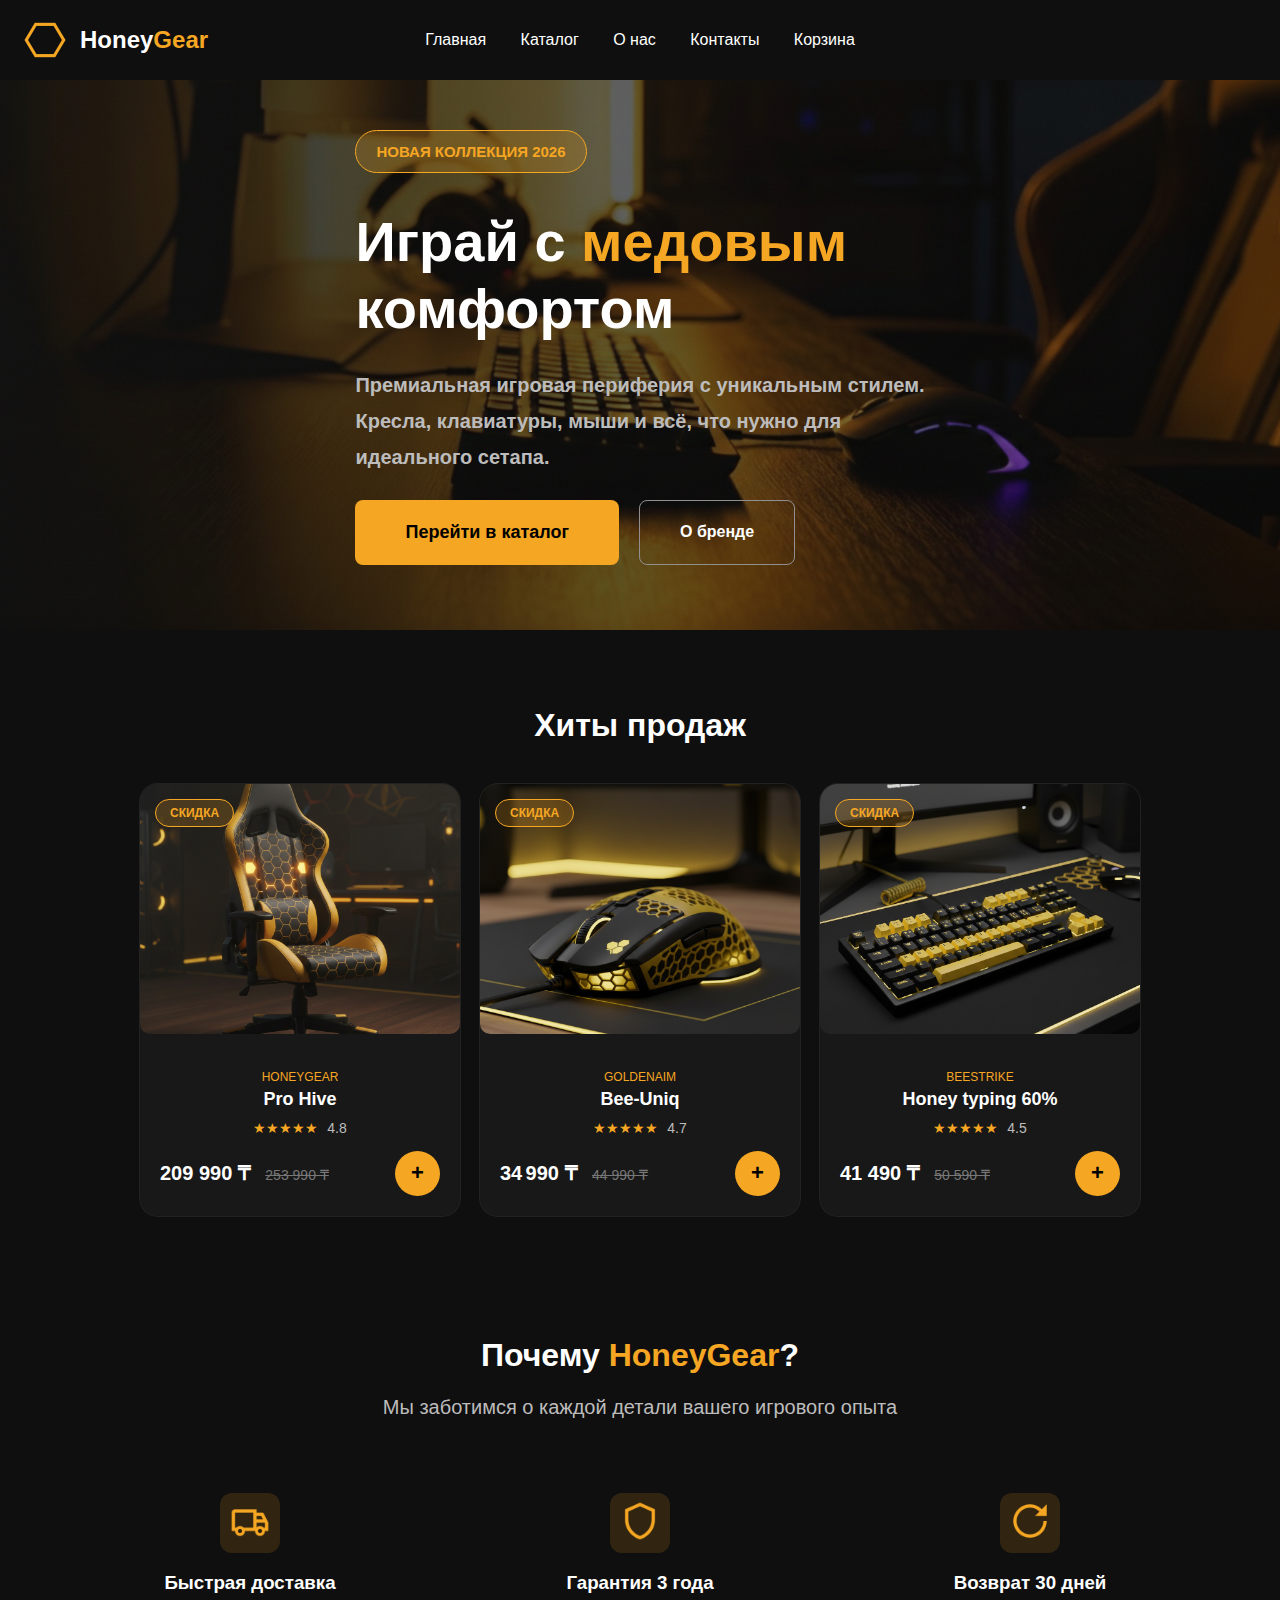
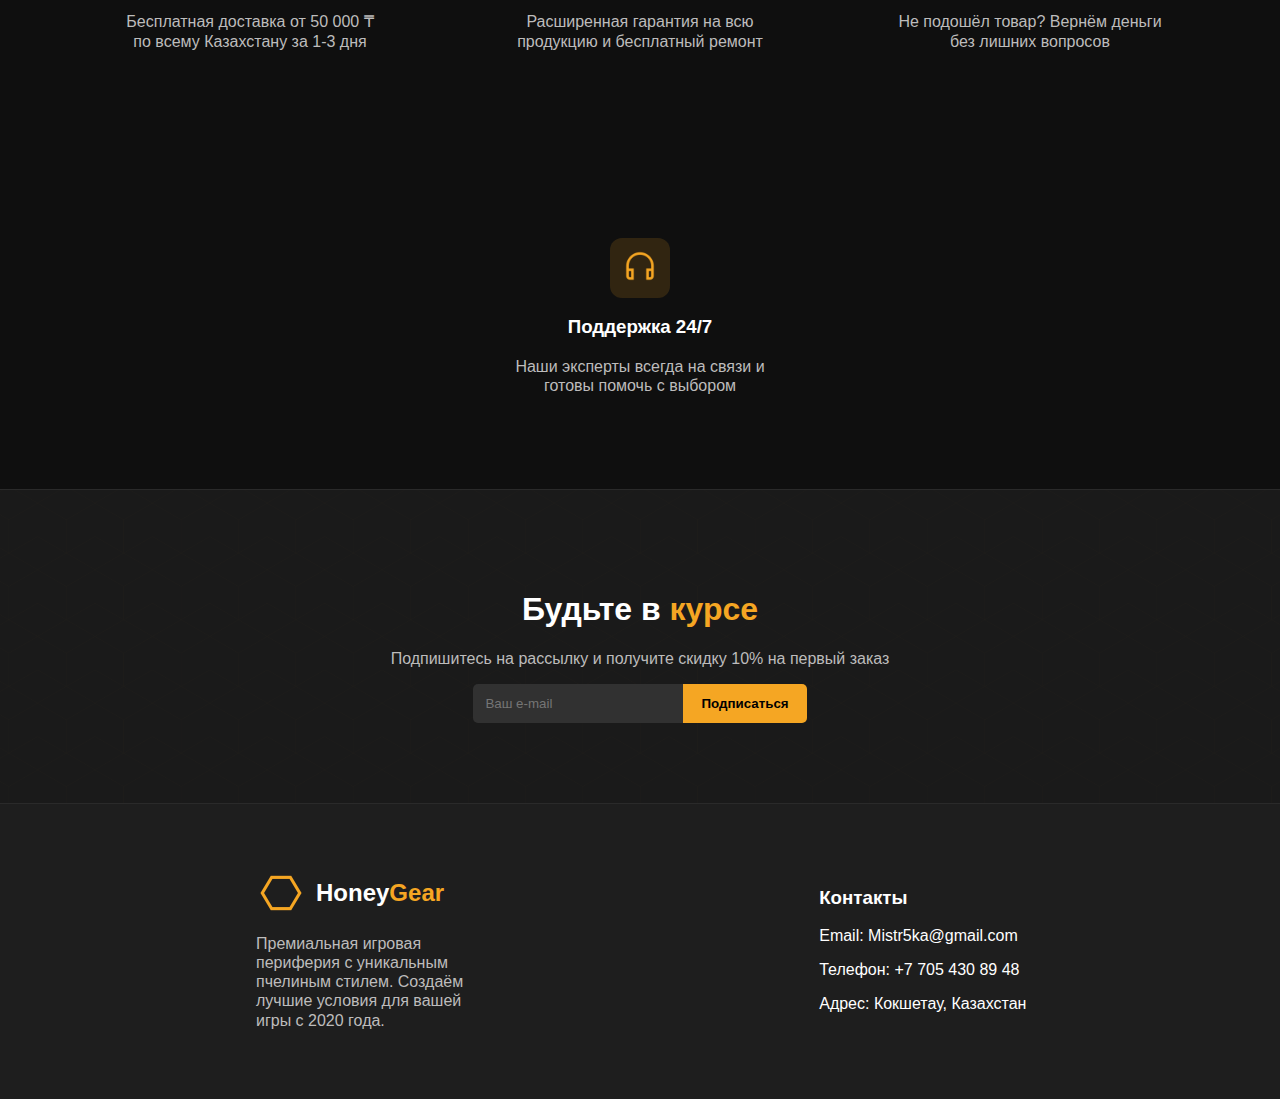
<file: index.html>
<!DOCTYPE html>
<html lang="ru">
<head>
    <meta charset="UTF-8">
    <meta name="viewport" content="width=device-width, initial-scale=1.0">
    <link rel="icon" href="images/hex.png" type="image/png">
    <title>HoneyGear – Главная</title>
    <link rel="stylesheet" href="style.css">
</head>
<body>

<!-- Панель навигации -->
<header>
    <div class="header-container">
        <div class="logo-group">
            <img src="images/hex.png" alt="HoneyGear Logo" class="logo-img">
            <h1 class="logo">Honey<span class="logo-gear">Gear</span></h1>
        </div>
        <div class="nav-center">
            <nav>
                <a href="#home">Главная</a>
                <a href="catalog.html">Каталог</a>
                <a href="#about">О нас</a>
                <a href="#contacts">Контакты</a>
                <a href="cart.html">Корзина</a>
            </nav>
        </div>
    </div>
</header>

<!-- Баннер -->
<section id="home" class="banner">
    <div class="banner-content banner-left">
        <span class="collection-tag">Новая коллекция 2026</span>

        <h1 class="banner-title">
            Играй с <span class="highlight">медовым</span><br>
            комфортом
        </h1>

        <p class="banner-desc">
            Премиальная игровая периферия с уникальным стилем.<br>
            Кресла, клавиатуры, мыши и всё, что нужно для<br>
            идеального сетапа.
        </p>

        <div class="banner-buttons">
            <a href="catalog.html" class="btn btn-left">Перейти в каталог</a>
            <a href="#about" class="btn btn-right">О бренде</a>
        </div>
    </div>
</section>

<!-- Хиты продаж -->
<section class="best-sellers">
    <h2 class="section-title">Хиты продаж</h2>

    <div class="products">

        <div class="product-card">
            <div class="discount">СКИДКА</div>

            <img src="images/chair_prohive_var2.png" alt="Кресло">

            <div class="product-info">
                <p class="brand">HONEYGEAR</p>
                <h3>Pro Hive</h3>

                <div class="rating">★★★★★ <span>4.8</span></div>

                <div class="price-row">
                    <div class="price">
                        <span class="new-price">209 990 ₸</span>
                        <span class="old-price">253 990 ₸</span>
                    </div>
                    <div class="add-btn">+</div>
                </div>
            </div>
        </div>


        <div class="product-card">
            <div class="discount">СКИДКА</div>

            <img src="images/mouse1.png" alt="Мышка">

            <div class="product-info">
                <p class="brand">GOLDENAIM</p>
                <h3>Bee-Uniq</h3>

                <div class="rating">★★★★★ <span>4.7</span></div>

                <div class="price-row">
                    <div class="price">
                        <span class="new-price">34 990 ₸</span>
                        <span class="old-price">44 990 ₸</span>
                    </div>
                    <div class="add-btn">+</div>
                </div>
            </div>
        </div>


        <div class="product-card">
            <div class="discount">СКИДКА</div>

            <img src="images/keyboard1.png" alt="Клавиатура">

            <div class="product-info">
                <p class="brand">BEESTRIKE</p>
                <h3>Honey typing 60%</h3>

                <div class="rating">★★★★★ <span>4.5</span></div>

                <div class="price-row">
                    <div class="price">
                        <span class="new-price">41 490 ₸</span>
                        <span class="old-price">50 590 ₸</span>
                    </div>
                    <div class="add-btn">+</div>
                </div>
            </div>
        </div>

    </div>
</section>


<!-- Почему HoneyGear -->
<section id="about" class="why-honeygear">
    <h1>Почему <span class="highlight">HoneyGear</span>?</h1>
    <p class="subtitle">Мы заботимся о каждой детали вашего игрового опыта</p>
    <div class="features">
        <div class="feature">
            <div class="icon-box">
            <img src="images/delivery.png" alt="Доставка" class="feature-icon">
            </div>
            <h3>Быстрая доставка</h3>
            <p class="feature-desc">Бесплатная доставка от 50 000 ₸ <br> по всему Казахстану за 1-3 дня</p>
        </div>
        <div class="feature">
            <div class="icon-box">
            <img src="images/warranty.png" alt="Гарантия" class="feature-icon">
            </div>
            <h3>Гарантия 3 года</h3>
            <p class="feature-desc">Расширенная гарантия на всю продукцию и бесплатный ремонт</p>
        </div>
        <div class="feature">
            <div class="icon-box">
            <img src="images/return.png" alt="Возврат" class="feature-icon">
            </div>
            <h3>Возврат 30 дней</h3>
            <p class="feature-desc">Не подошёл товар? Вернём деньги без лишних вопросов</p>
        </div>
        <div class="feature">
            <div class="icon-box">
            <img src="images/support.png" alt="Поддержка" class="feature-icon">
            </div>
            <h3>Поддержка 24/7</h3>
            <p class="feature-desc">Наши эксперты всегда на связи и готовы помочь с выбором</p>
        </div>
    </div>
</section>

<!-- Подвальчик -->
<footer id="contacts">
    <div class="footer-top">
        <div class="newsletter">
            <h1>Будьте в <span class="highlight">курсе</span></h1>
            <p class="subscribition-text">Подпишитесь на рассылку и получите скидку 10% на первый заказ</p>
            <form>
                <input type="email" placeholder="Ваш e-mail" class="email-placeholder">
                <button type="submit">Подписаться</button>
            </form>
        </div>
    </div>
    <div class="footer-bottom">
        <div class="footer-left">
        <div class="logo-group">
            <img src="images/hex.png" alt="HoneyGear Logo" class="logo-img">
            <h1 class="logo">Honey<span class="logo-gear">Gear</span></h1>
        </div>
            <p class="footer-p">Премиальная игровая периферия с уникальным пчелиным стилем. Создаём лучшие условия для вашей игры с 2020 года.</p>
        </div>
        <div class="footer-right">
            <h3>Контакты</h3>
            <p>Email: Mistr5ka@gmail.com</p>
            <p>Телефон: +7 705 430 89 48</p>
            <p>Адрес: Кокшетау, Казахстан</p>
        </div>
    </div>
</footer>

<script src="script.js"></script>
</body>
</html>
</file>
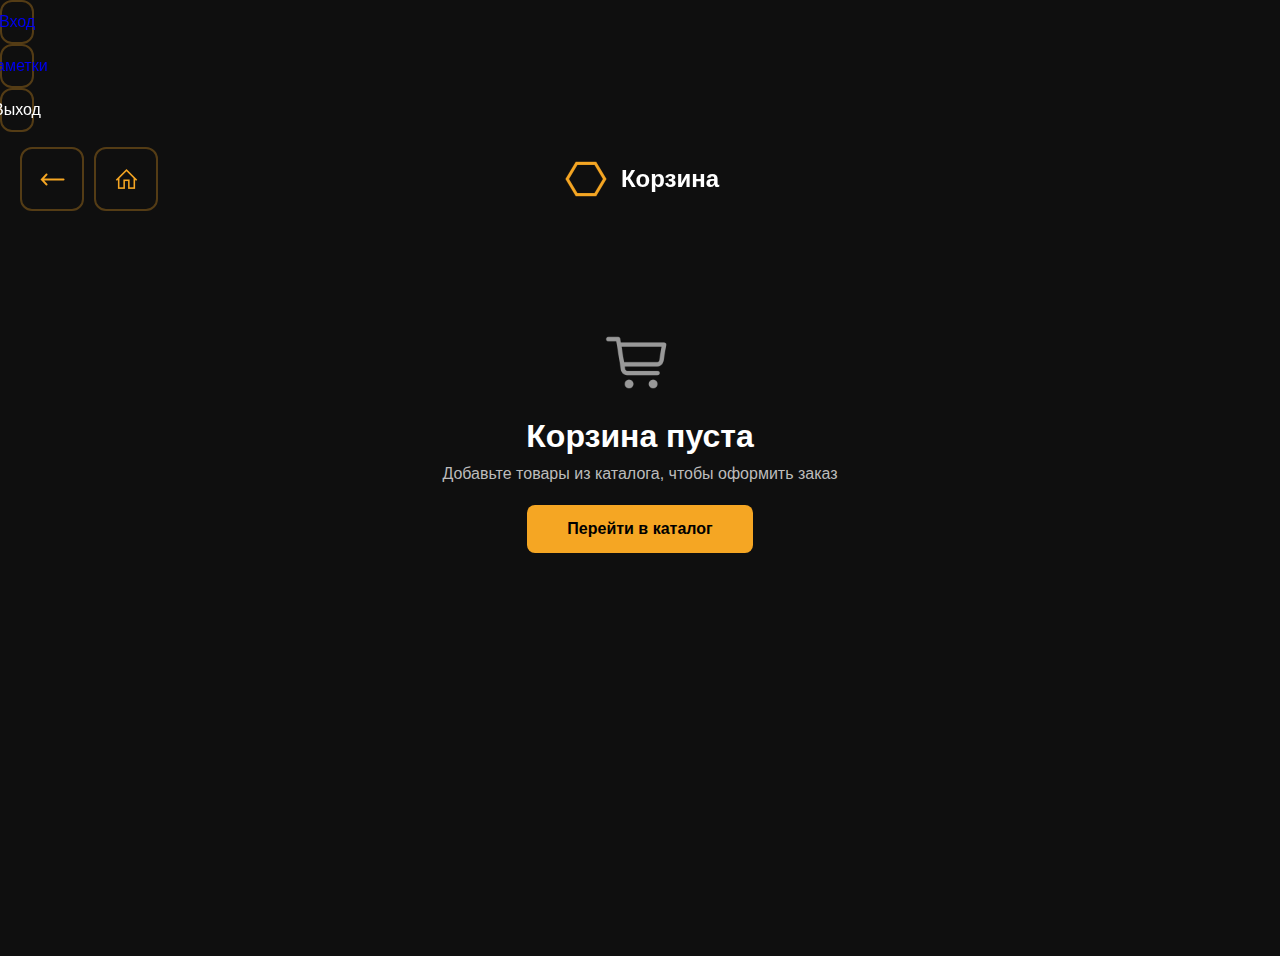
<file: cart.html>
<!DOCTYPE html>
<html lang="ru">
<head>
    <meta charset="UTF-8">
    <meta name="viewport" content="width=device-width, initial-scale=1.0">
    <title>Корзина</title>
    <link rel="stylesheet" href="style.css">
</head>
<body>

<header>
    <div class="header-top">
        <a href="login.html" class="feature-button">Вход</a>
        <a href="notes.html" class="feature-button">Заметки</a>
        <a onclick="logout()" class="feature-button">Выход</a>
    </div>

    <div class="header-container catalog-header">

        <div class="button-group">
            <a href="catalog.html" class="feature-button back-btn">
                <img src="images/back-arrow.png" alt="Назад" class="feature-icon">
            </a>
            <a href="index.html" class="feature-button back-btn">
                <img src="images/home.png" alt="Главная" class="feature-icon">
            </a>
        </div>


        <div class="logo-group-cart">
            <img src="images/hex.png" alt="HoneyGear Logo" class="logo-img">
            <h1 class="logo">Корзина</h1>
        </div>
    </div>
</header>

<section class="cart">
    <div id="cart-empty" class="cart-empty">
        <img src="images/empty-cart.png" alt="Картинка корзины" class="empty-cart-img">
        <h1>Корзина пуста</h1>
        <p>Добавьте товары из каталога, чтобы оформить заказ</p>
        <a href="catalog.html" class="btn btn-left">Перейти в каталог</a>
    </div>

    <div id="cart-items-container">
        <h2>Ваши товары</h2>
        <div id="cart-items" class="cart-items"></div>
        <h3 id="total" class="cart-total"></h3>
        <button id="checkout-btn" class="btn btn-left">Оформить заказ</button>
    </div>
</section>

<script>
const cartContainer = document.getElementById("cart-items");
const totalEl = document.getElementById("total");
const cartItemsContainer = document.getElementById("cart-items-container");
const cartEmpty = document.getElementById("cart-empty");

let cart = JSON.parse(localStorage.getItem("cart")) || [];

function renderCart() {
    if(cart.length === 0) {
        cartEmpty.style.display = "flex";
        cartItemsContainer.style.display = "none";
        return;
    } else {
        cartEmpty.style.display = "none";
        cartItemsContainer.style.display = "block";
    }

    cartContainer.innerHTML = "";
    let total = 0;

    cart.forEach((item, index) => {
        total += item.price * item.quantity;

        cartContainer.innerHTML += `
            <div class="cart-item">
                <p class="cart-name">${item.name}</p>
                <p class="cart-quantity">${item.quantity} шт</p>
                <p class="cart-price">${item.price * item.quantity} ₸</p>
                <button class="btn-remove" onclick="removeItem(${index})">Удалить</button>
            </div>
        `;
    });

    totalEl.textContent = "Итого: " + total + " ₸";
}

function removeItem(index) {
    cart.splice(index, 1);
    localStorage.setItem("cart", JSON.stringify(cart));
    renderCart();
}

renderCart();
</script>
<script src="auth.js"></script>

</body>
</html>
</file>
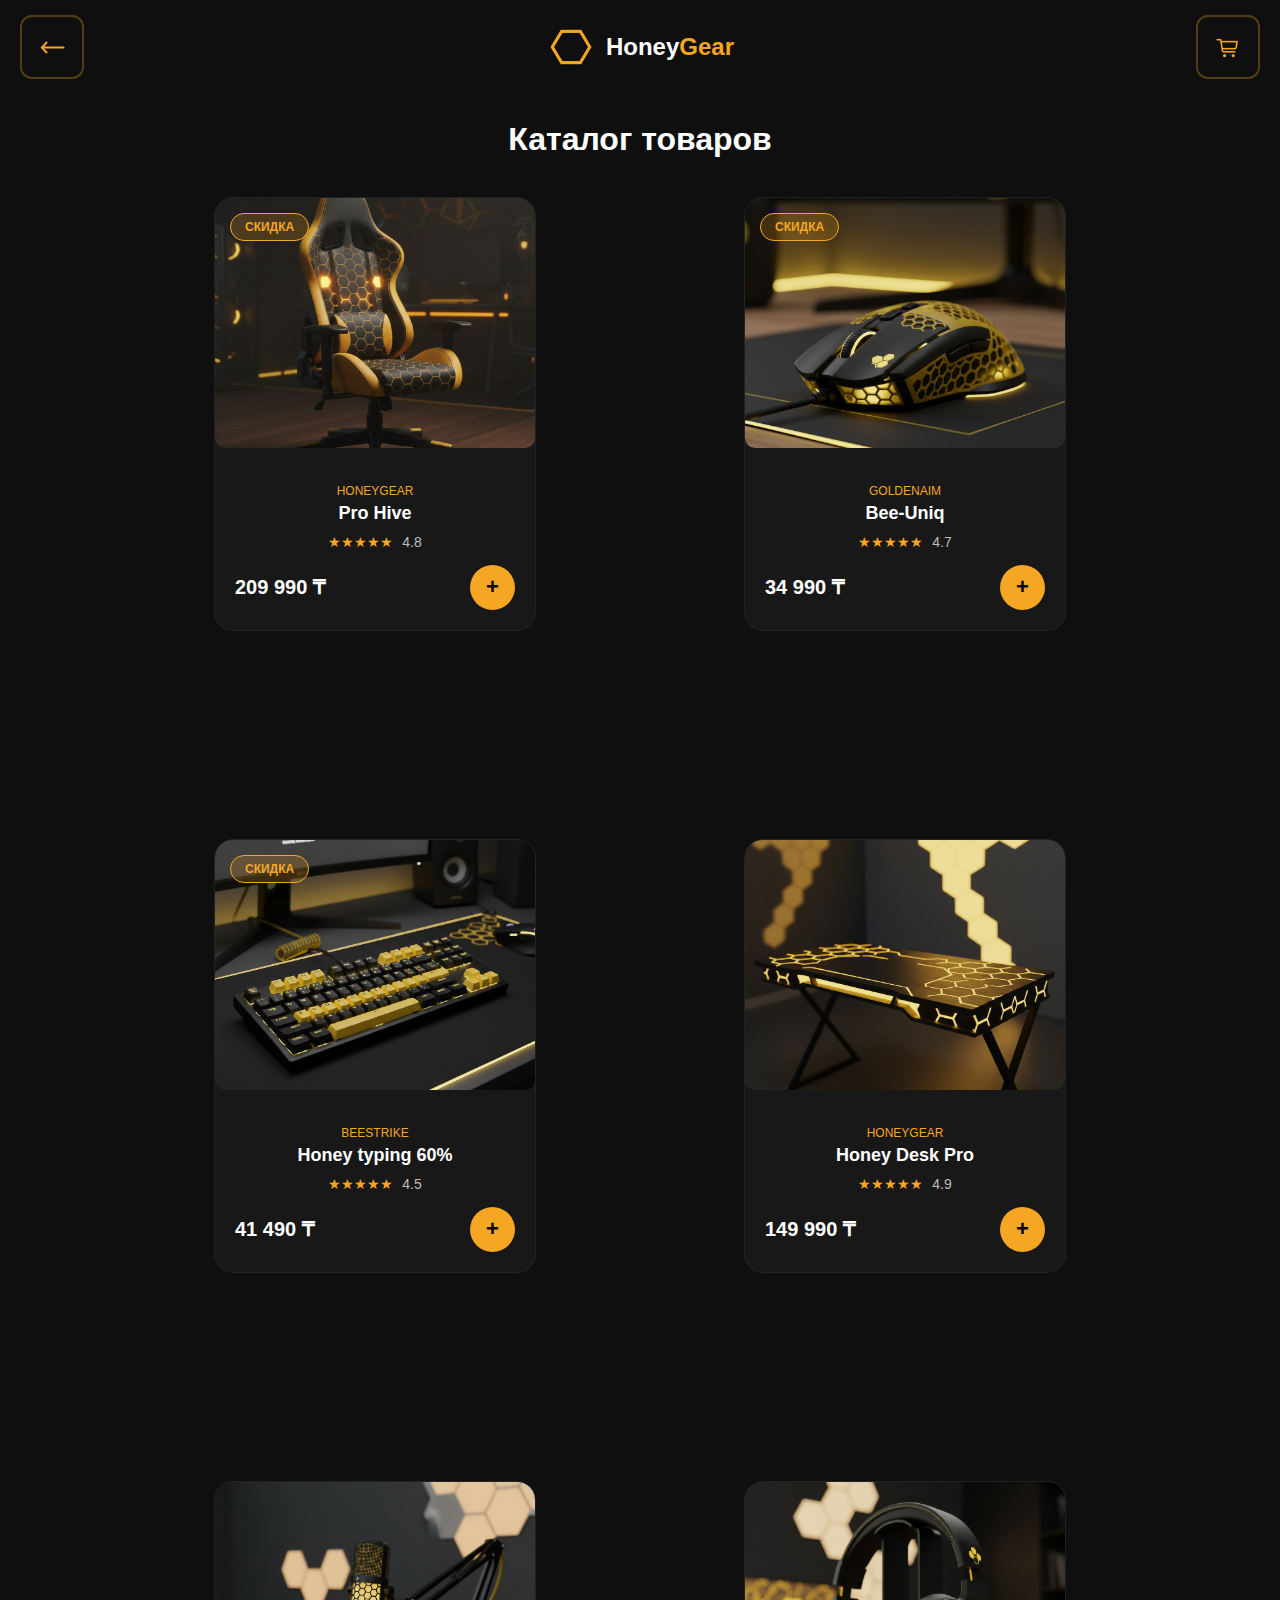
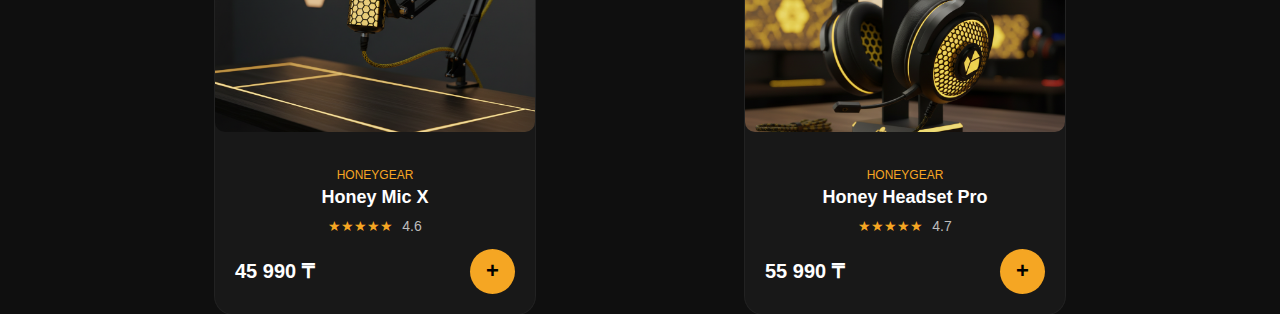
<file: catalog.html>
<!DOCTYPE html>
<html lang="ru">
<head>
    <meta charset="UTF-8">
    <meta name="viewport" content="width=device-width, initial-scale=1.0">
    <title>HoneyGear – Каталог</title>
    <link rel="stylesheet" href="style.css">
</head>
<body>

<header>
    <div class="header-container catalog-header">


        <a href="index.html" class="feature-button back-btn">
            <img src="images/back-arrow.png" alt="Назад" class="feature-icon">
        </a>


        <div class="logo-group">
            <img src="images/hex.png" alt="HoneyGear Logo" class="logo-img">
            <h1 class="logo">Honey<span class="logo-gear">Gear</span></h1>
        </div>


        <a href="cart.html" class="feature-button cart-btn">
            <img src="images/cart.png" alt="Корзина" class="feature-icon">
        </a>

    </div>
</header>




<section class="catalog">
    <h2 class="section-title">Каталог товаров</h2>

    <div class="products">

        <!-- 1 -->
        <div class="product-card" data-id="1" data-name="Pro Hive" data-price="209990">
            <div class="discount">СКИДКА</div>
            <img src="images/chair_prohive_var2.png">
            <div class="product-info">
                <p class="brand">HONEYGEAR</p>
                <h3>Pro Hive</h3>
                <div class="rating">★★★★★ <span>4.8</span></div>
                <div class="price-row">
                    <div class="price">
                        <span class="new-price">209 990 ₸</span>
                    </div>
                    <div class="add-btn">+</div>
                </div>
            </div>
        </div>

        <!-- 2 -->
        <div class="product-card" data-id="2" data-name="Bee-Uniq" data-price="34990">
            <div class="discount">СКИДКА</div>
            <img src="images/mouse1.png">
            <div class="product-info">
                <p class="brand">GOLDENAIM</p>
                <h3>Bee-Uniq</h3>
                <div class="rating">★★★★★ <span>4.7</span></div>
                <div class="price-row">
                    <div class="price">
                        <span class="new-price">34 990 ₸</span>
                    </div>
                    <div class="add-btn">+</div>
                </div>
            </div>
        </div>

        <!-- 3 -->
        <div class="product-card" data-id="3" data-name="Honey typing 60%" data-price="41490">
            <div class="discount">СКИДКА</div>
            <img src="images/keyboard1.png">
            <div class="product-info">
                <p class="brand">BEESTRIKE</p>
                <h3>Honey typing 60%</h3>
                <div class="rating">★★★★★ <span>4.5</span></div>
                <div class="price-row">
                    <div class="price">
                        <span class="new-price">41 490 ₸</span>
                    </div>
                    <div class="add-btn">+</div>
                </div>
            </div>
        </div>

        <!-- 4 -->
        <div class="product-card" data-id="4" data-name="Honey Desk Pro" data-price="149990">
            <img src="images/desk.png">
            <div class="product-info">
                <p class="brand">HONEYGEAR</p>
                <h3>Honey Desk Pro</h3>
                <div class="rating">★★★★★ <span>4.9</span></div>
                <div class="price-row">
                    <div class="price">
                        <span class="new-price">149 990 ₸</span>
                    </div>
                    <div class="add-btn">+</div>
                </div>
            </div>
        </div>

        <!-- 5 -->
        <div class="product-card" data-id="5" data-name="Honey Mic X" data-price="45990">
            <img src="images/microphone.png">
            <div class="product-info">
                <p class="brand">HONEYGEAR</p>
                <h3>Honey Mic X</h3>
                <div class="rating">★★★★★ <span>4.6</span></div>
                <div class="price-row">
                    <div class="price">
                        <span class="new-price">45 990 ₸</span>
                    </div>
                    <div class="add-btn">+</div>
                </div>
            </div>
        </div>

        <!-- 6 -->
        <div class="product-card" data-id="6" data-name="Honey Headset Pro" data-price="55990">
            <img src="images/headphones.png">
            <div class="product-info">
                <p class="brand">HONEYGEAR</p>
                <h3>Honey Headset Pro</h3>
                <div class="rating">★★★★★ <span>4.7</span></div>
                <div class="price-row">
                    <div class="price">
                        <span class="new-price">55 990 ₸</span>
                    </div>
                    <div class="add-btn">+</div>
                </div>
            </div>
        </div>
    </div>
</section>

<script src="script.js"></script>
</body>
</html>
</file>
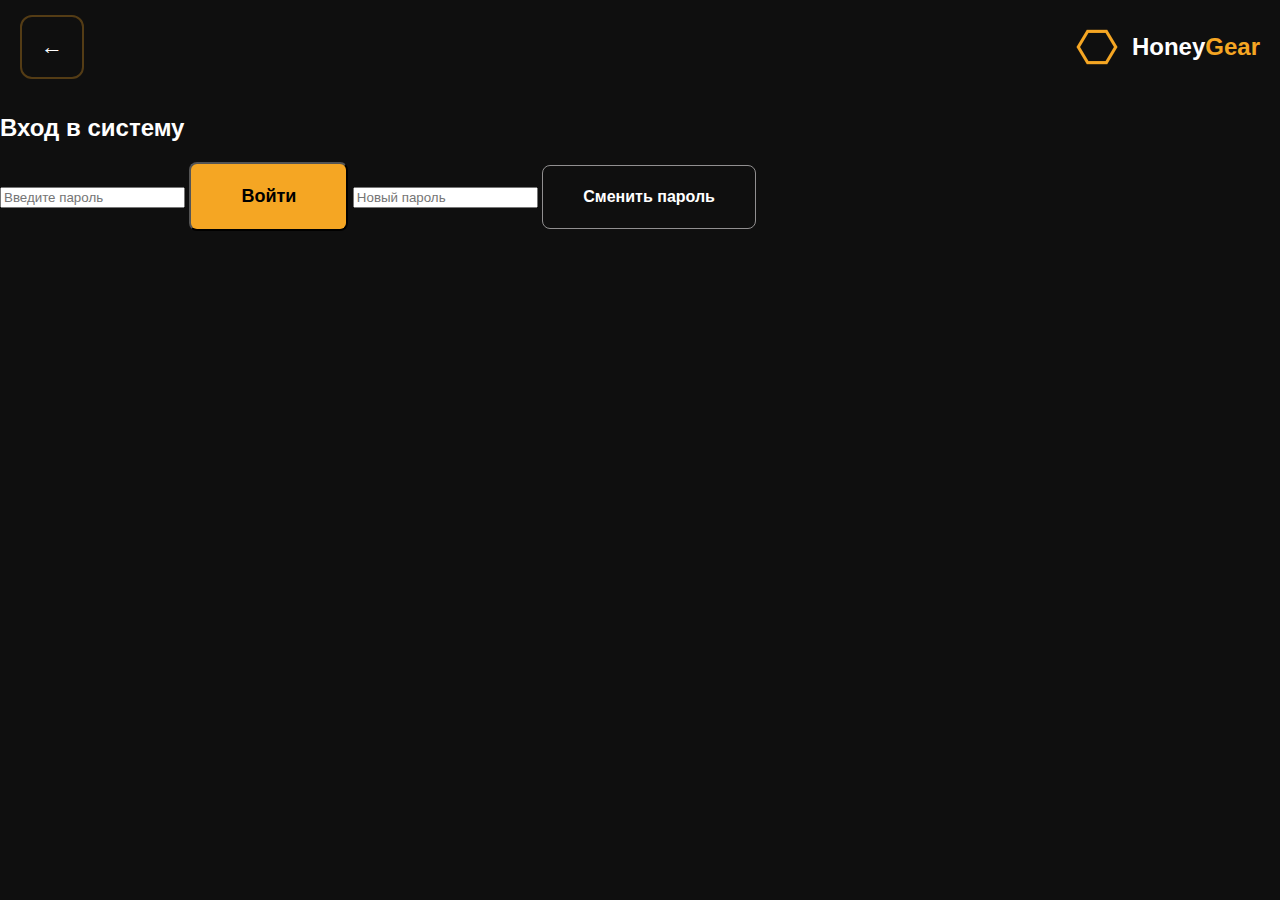
<file: login.html>
<!DOCTYPE html>
<html lang="ru">
<head>
    <meta charset="UTF-8">
    <title>HoneyGear – Вход</title>
    <link rel="stylesheet" href="style.css">
</head>
<body>

<header>
    <div class="header-container catalog-header">
        <a href="index.html" class="feature-button back-btn">←</a>

        <div class="logo-group">
            <img src="images/hex.png" class="logo-img">
            <h1 class="logo">Honey<span class="logo-gear">Gear</span></h1>
        </div>
    </div>
</header>

<section class="auth-section">
    <div class="auth-card">
        <h2>Вход в систему</h2>

        <input type="password" id="password" placeholder="Введите пароль">
        <button onclick="login()" class="btn btn-left">Войти</button>

        <input type="password" id="newPassword" placeholder="Новый пароль">
        <button onclick="changePassword()" class="btn btn-right">Сменить пароль</button>
    </div>
</section>

<script src="auth.js"></script>
</body>
</html>
</file>
<file: style.css>
body {
    font-family: 'Anton', sans-serif;
    margin: 0;
    padding: 0;
    background-color: #0f0f0f;
    color: #fff;
}

header {
    background-color: #0f0f0f;
    position: sticky;
    top: 0;
    z-index: 100;
    width: 100%;
}

.header-container {
    display: flex;
    align-items: center;
    justify-content: space-between;
    padding: 15px 20px;
    position: relative;
}

.logo-group {
    display: flex;
    align-items: center;
    gap: 10px;
}

.logo-group-cart {
    position: absolute;
    left: 50%;
    transform: translateX(-50%);
    display: flex;
    align-items: center;
    gap: 10px;
}

.logo-img {
    width: 50px;
    height: 50px;
}

.logo {
    margin: 0;
    font-size: 24px;
    text-align: center;
}

.logo-gear {
    color: #f5a623;
}

.nav-center {
    position: absolute;
    left: 50%;
    transform: translateX(-50%);
}

.nav-center nav a {
    color: #fff;
    margin: 0 15px;
    text-decoration: none;
    font-weight: 400;
    transition: color 0.3s;
}

.nav-center nav a:hover {
    color: #f5a623;
}

.banner {
    background: url('images/background.png') center top/cover no-repeat;
    height: 500px;
    display: flex;
    justify-content: center;
    align-items: flex-start; 
    padding-top: 50px; 
    position: relative;
}

.banner::before {
    content: '';
    position: absolute;
    top: 0;
    left: 0;
    width: 100%;
    height: 100%;
    background: url('images/background.png') center/cover no-repeat;
    z-index: 0;
    pointer-events: none; 
}

.banner-content {
    position: relative;
    z-index: 1;
    max-width: 600px;
    padding: 30px 20px;
    border-radius: 20px;
    text-align: left;
    margin-top: -50px;
}

.collection-tag {
    display: inline-block;
    padding: 12px 20px;
    border: 0.5px solid #f5a623;
    background-color: rgba(245,166,35,0.2);
    color: #f5a623;
    font-weight: 550; 
    border-radius: 30px;
    margin: 20px 0 25px 0;
    font-size: 15px;
    text-transform: uppercase;
}

.banner-title {
    font-size: 56px;
    line-height: 1.2;
    margin: 10px 0 20px 0;
    color: #fff;
}

.banner-title .highlight {
    color: #f5a623;
}

.banner-desc {
    color: #bdbcbc;
    text-align: left;
    line-height: 1.8;
    margin: 25px 0;
    font-size: 20px;
    font-weight: 600; 
}

.banner-buttons {
    display: flex;
    justify-content: flex-start;
    gap: 20px;
    margin-top: 20px;
}

.btn {
    border-radius: 8px;
    text-decoration: none;
    font-weight: bold;
    transition: all 0.3s;
    display: inline-block;
}

.btn-left {
    background-color: #f5a623;
    color: #000;
    font-size: 18px;
    padding: 22px 50px;
}

.btn-left:hover {
    transform: translateY(-3px);
}

.btn-right {
    background-color: transparent;
    color: #fff;
    border: 1px solid #918f90;
    font-size: 16px;
    padding: 22px 40px;
}

.btn-right:hover {
    background-color: rgba(145,143,144,0.2);
}

.best-sellers {
    padding: 50px 20px;
    text-align: center;
}

.best-sellers .products {
    display: flex;
    justify-content: center;
    gap: 20px;
    flex-wrap: wrap;
}

.product-card {
    width: 200px;
    text-align: center;
}

.product-card img {
    width: 100%;
    border-radius: 10px;
}

.product-card h3 {
    margin-top: 10px;
}

.why-honeygear {
    padding: 50px 20px;
    text-align: center;
}

.why-honeygear .highlight{
    color: #f5a623;
}

.why-honeygear .features {
    display: flex;
    justify-content: center;
    gap: 100px;
    flex-wrap: wrap;
    margin-top: 30px;
}

.feature {
    width: 290px;
    text-align: center;
}

.feature img {
    width: 80px;
    margin-bottom: 15px;
}

footer {
    background-color: #1e1e1e;
    color: #fff;
    padding: 0;
}

.footer-top {
    position: relative;
    text-align: center;
    padding: 80px 20px;
    border-top: 1px solid #2a2a2a;
    border-bottom: 1px solid #2a2a2a;
    overflow: hidden;
}

.footer-top::before {
    content: '';
    position: absolute;
    top: 0;
    left: 0;
    width: 100%;
    height: 100%;
    background: url('images/footer-top-back.png') center/cover no-repeat;
    z-index: 0;
    pointer-events: none;
    opacity: 1;
}

.footer-top .newsletter {
    position: relative;
    z-index: 1;
}


.footer-top form {
    display: flex;
    justify-content: center;
    align-items: stretch;
}

.footer-top .subscribition-text {
    color: #bdbcbc;
}

.footer-top .highlight {
    color: #f5a623;
}

.footer-top form input {
    padding: 12px;
    border-radius: 5px 0px 0px 5px;
    border: none;
    margin: 0;
    color: #fff;
}

.footer-top form button {
    padding: 12px 18px;
    border-radius: 0px 5px 5px 0px;
    border: none;
    background-color: #f5a623;
    color: #000;
    font-weight: bold;
    cursor: pointer;
    margin: 0;
}

.footer-bottom {
    display: flex;
    justify-content: space-between;
    flex-wrap: wrap;
    margin-left: 20%;
    margin-top: 5%;
}

.footer-left, .footer-right {
    width: 45%;
}

.footer-left .footer-logo {
    width: 100px;
    display: block;
    margin-bottom: 10px;
}

.feature-icon {
    width: 40px;
    height: 40px;
    object-fit: contain;
    margin-top: 20%;
}

.icon-box {
    margin: auto;
    margin-top: 15%;
    width: 60px;
    height: 60px;
    background: rgba(245,166,35,0.15);
    display: flex;
    align-items: center;
    justify-items: center;
    justify-content: center;
    border-radius: 12px;
}

.feature-desc {
    color: #bdbcbc;
    text-align: center;
    line-height: 1.2;
    margin-bottom: 15%;
    font-weight: 400; 
    width: 100%;
}

.subtitle {
    text-align: center;
    line-height: 1.2;
    font-size: 20px; 
    color: #bdbcbc;
}

.footer-p {
    width: 50%;
    color: #bdbcbc;
    text-align: left;
    line-height: 1.2;
    margin-bottom: 15%;
    font-weight: 400;

}

.email-placeholder {
    width: 15%;
    background-color: rgb(49, 49, 49);
}

.section-title {
    text-align: center;
    font-size: 32px;
    margin-bottom: 40px;
}

.products {
    display: flex;
    justify-content: center;
    gap: 210px;
    flex-wrap: wrap;
}

.product-card {
    position: relative;
    width: 320px;
    background: #181818;
    border-radius: 18px;
    overflow: hidden;
    transition: 0.3s ease;
    box-shadow: 0 0 0 1px #222;
}

.product-card:hover {
    transform: translateY(-5px);
}

.discount {
    position: absolute;
    top: 15px;
    left: 15px;

    padding: 6px 14px;
    border: 1px solid #f5a623;
    background-color: rgba(245,166,35,0.2);
    color: #f5a623;

    font-size: 12px;
    font-weight: 600;
    text-transform: uppercase;
    border-radius: 30px;
}

.product-card img {
    width: 100%;
    height: 250px;
    object-fit: cover;
    object-position: center 30%;

}

.product-info {
    padding: 20px;
}

.brand {
    font-size: 12px;
    color: #f5a623;
    margin-bottom: 5px;
}

.product-info h3 {
    margin: 5px 0 10px 0;
    font-size: 18px;
}

.rating {
    color: #f5a623;
    font-size: 14px;
    margin-bottom: 15px;
}

.rating span {
    color: #bdbcbc;
    margin-left: 5px;
}

.price-row {
    display: flex;
    justify-content: space-between;
    align-items: center;
}

.new-price {
    font-size: 20px;
    font-weight: bold;
}

.old-price {
    color: #777;
    text-decoration: line-through;
    margin-left: 10px;
    font-size: 14px;
}

.add-btn {
    width: 45px;
    height: 45px;
    background: #f5a623;
    color: #000;
    border-radius: 50%;
    display: flex;
    align-items: center;
    justify-content: center;
    font-size: 22px;
    font-weight: bold;
    cursor: pointer;
    transition: 0.3s;
}

.add-btn:hover {
    transform: scale(1.1);
}

.catalog-header {
    display: flex;
    align-items: center;
    justify-content: space-between;
}

.back-btn,
.cart-btn {
    font-size: 22px;
    text-decoration: none;
    color: #fff;
    padding: 10px 15px;
    border: 1px solid #2a2a2a;
    background-color: #1a1a1a;
    border-radius: 8px;
    transition: 0.3s;
}

.back-btn:hover,
.cart-btn:hover {
    background-color: #f5b942;
    color: #000;
}

.feature-button {
    display: flex;
    align-items: center;
    justify-content: center;
    width: 30px;
    height: 40px;
    border-radius: 12px;
    background: transparent; 
    border: 2px solid rgba(245,166,35,0.3); 
    cursor: pointer;
    transition: all 0.3s ease;
    text-decoration: none;
}

.feature-button:hover {
    background: rgba(245,166,35,0.2); 
    border-color: #f5a623;
}

.feature-button .feature-icon {
    width: 25px;
    height: 25px;
    margin-bottom: 5px;
    object-fit: contain;
}

.cart {
    padding: 50px 20px;
    text-align: center;
    min-height: 70vh;
}

.cart-empty {
    display: flex;
    flex-direction: column;
    align-items: center;
    justify-content: center;
    text-align: center;
    gap: 10px; 
    padding: 50px 20px; 
}

.cart-empty h1 {
    margin: 0; 
}

.cart-empty p {
    margin: 0; 
    color: #bdbcbc;
}

.cart-empty .empty-cart-img {
    width: 70px;
    height: auto;
    margin-bottom: 1%;
}

.cart-items {
    display: flex;
    flex-direction: column;
    gap: 20px;
    margin-top: 20px;
}

.cart-item .cart-name {
    flex: 2;  
    text-align: left;
}

.cart-item .cart-quantity,
.cart-item .cart-price {
    flex: 1;  
    text-align: center;
}

.cart-item {
    display: flex;
    align-items: center; 
    gap: 20px; 
    background: #181818;
    padding: 15px 20px;
    border-radius: 12px;
}

.cart-item p {
    margin: 0;
    font-weight: 500;
    color: #fff;
}

.btn-remove {
    padding: 6px 12px;
    background-color: #f5a623;
    color: #000;
    border: none;
    border-radius: 8px;
    cursor: pointer;
    font-weight: bold;
    transition: 0.3s;
}

.btn-remove:hover {
    transform: translateY(-2px);
}

.cart-empty .btn-left {
    padding: 15px 40px;
    font-size: 16px;
    margin-top: 1%;
}

.home-btn {
    margin-left: 10px; 
}

.button-group {
    display: flex;
    gap: 10px; 
    align-items: center;
}
</file>
